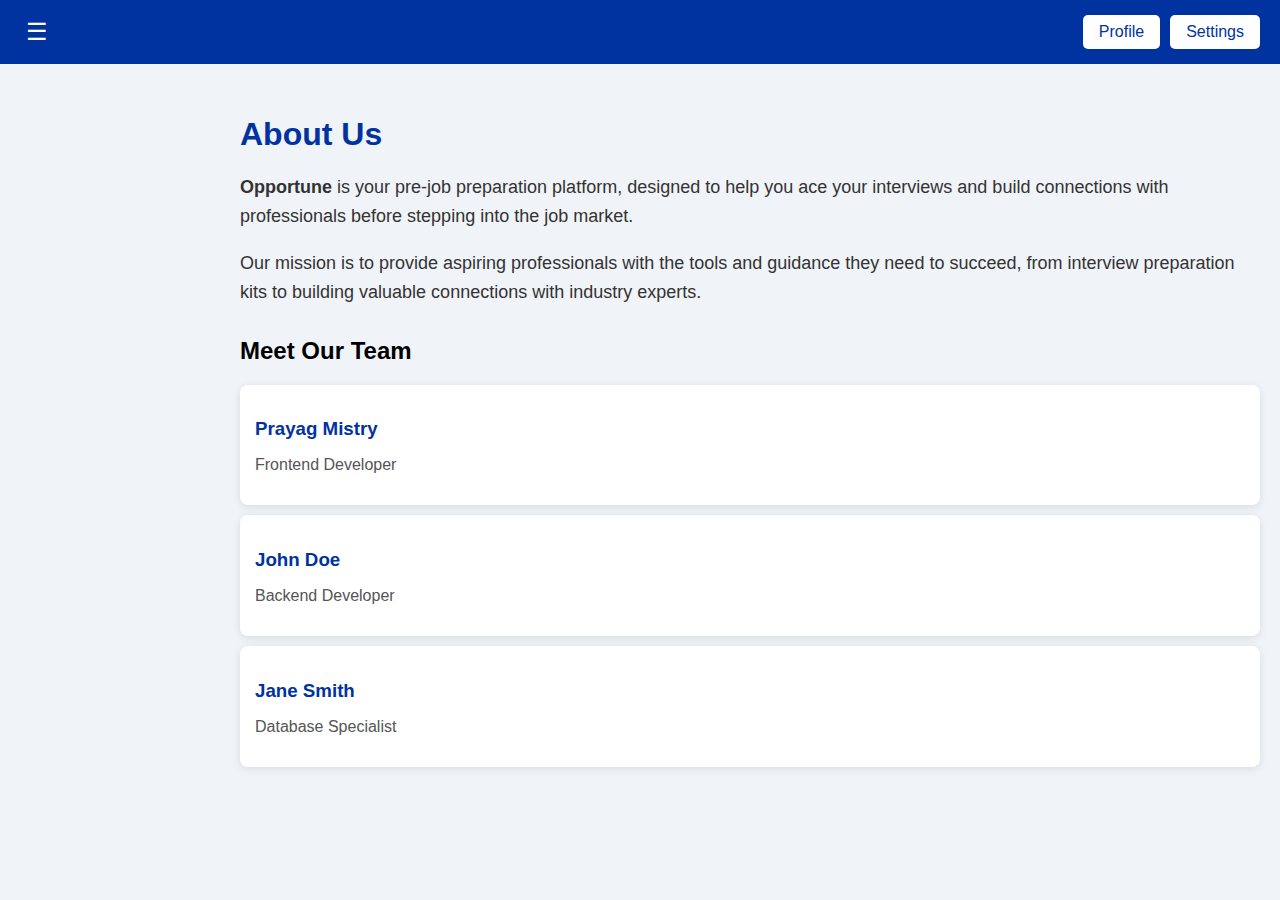
<file: aboutus.html>
<!DOCTYPE html>
<html lang="en">
<head>
  <meta charset="UTF-8" />
  <meta name="viewport" content="width=device-width, initial-scale=1.0" />
  <title>Opportune - About Us</title>
  <link rel="stylesheet" href="css/aboutus.css" />
</head>
<body>
  <div class="top-bar">
    <button class="burger-button" onclick="toggleSidebar()">&#9776;</button>
    <div class="top-right-buttons">
      <a href="profile.html" class="button">Profile</a>
      <a href="settings.html" class="button">Settings</a>
    </div>
  </div>

  <div class="sidebar" id="sidebar">
    <nav>
      <a href="dashboard.html">Dashboard</a>
      <a href="connections.html">Connections</a>
      <a href="interview.html">Interview Prep Kit</a>
      <a href="insights.html">Insights</a>
      <a href="about.html" class="active-link">About Us</a>
      <a href="index.html" class="logout-link">Logout</a>
    </nav>
  </div>

  <div class="main-content">
    <h1>About Us</h1>
    <section class="about-section">
      <p>
        <strong>Opportune</strong> is your pre-job preparation platform, designed to help you
        ace your interviews and build connections with professionals before stepping into the job market.
      </p>
      <p>
        Our mission is to provide aspiring professionals with the tools and guidance they need to succeed,
        from interview preparation kits to building valuable connections with industry experts.
      </p>
    </section>
    <section class="team-section">
      <h2>Meet Our Team</h2>
      <div class="team-member">
        <h3>Prayag Mistry</h3>
        <p>Frontend Developer</p>
      </div>
      <div class="team-member">
        <h3>John Doe</h3>
        <p>Backend Developer</p>
      </div>
      <div class="team-member">
        <h3>Jane Smith</h3>
        <p>Database Specialist</p>
      </div>
    </section>
  </div>

  <script>
    function toggleSidebar() {
      const sidebar = document.getElementById('sidebar');
      sidebar.classList.toggle('show');
    }
  </script>
</body>
</html>
</file>
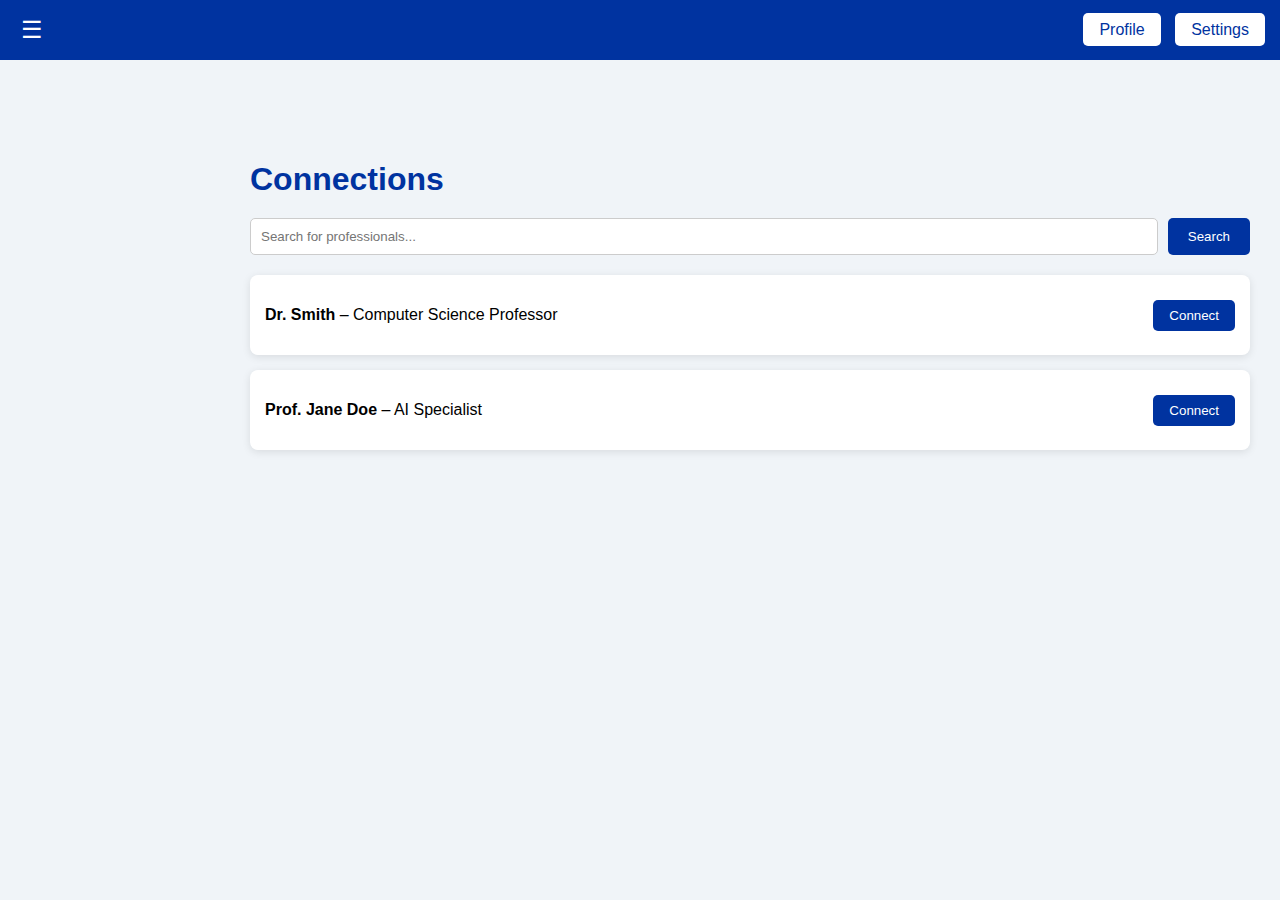
<file: connections.html>
<!DOCTYPE html>
<html lang="en">
<head>
  <meta charset="UTF-8" />
  <meta name="viewport" content="width=device-width, initial-scale=1.0" />
  <title>Opportune - Connections</title>
  <link rel="stylesheet" href="css/connections.css" />
</head>
<body>
  <div class="top-bar">
    <button class="burger-button" onclick="toggleSidebar()">&#9776;</button>
    <div class="top-right-buttons">
      <a href="profile.html" class="button">Profile</a>
      <a href="settings.html" class="button">Settings</a>
    </div>
  </div>

  <div class="sidebar" id="sidebar">
    <nav>
      <a href="dashboard.html">Dashboard</a>
      <a href="connections.html">Connections</a>
      <a href="interview.html">Interview Kit</a>
      <a href="insights.html">Insights</a>
      <a href="about.html">About Us</a>
      <a href="index.html" class="logout-link">Logout</a>
    </nav>
  </div>

  <div class="main-content">
    <h1>Connections</h1>
    <div class="search-bar">
      <input type="text" placeholder="Search for professionals..." />
      <button class="search-button">Search</button>
    </div>
    <div class="connections-list">
      <div class="connection-item">
        <p><strong>Dr. Smith</strong> – Computer Science Professor</p>
        <button class="connect-button">Connect</button>
      </div>
      <div class="connection-item">
        <p><strong>Prof. Jane Doe</strong> – AI Specialist</p>
        <button class="connect-button">Connect</button>
      </div>
    </div>
  </div>

  <script src="js/connections.js"></script>
</body>
</html>
</file>
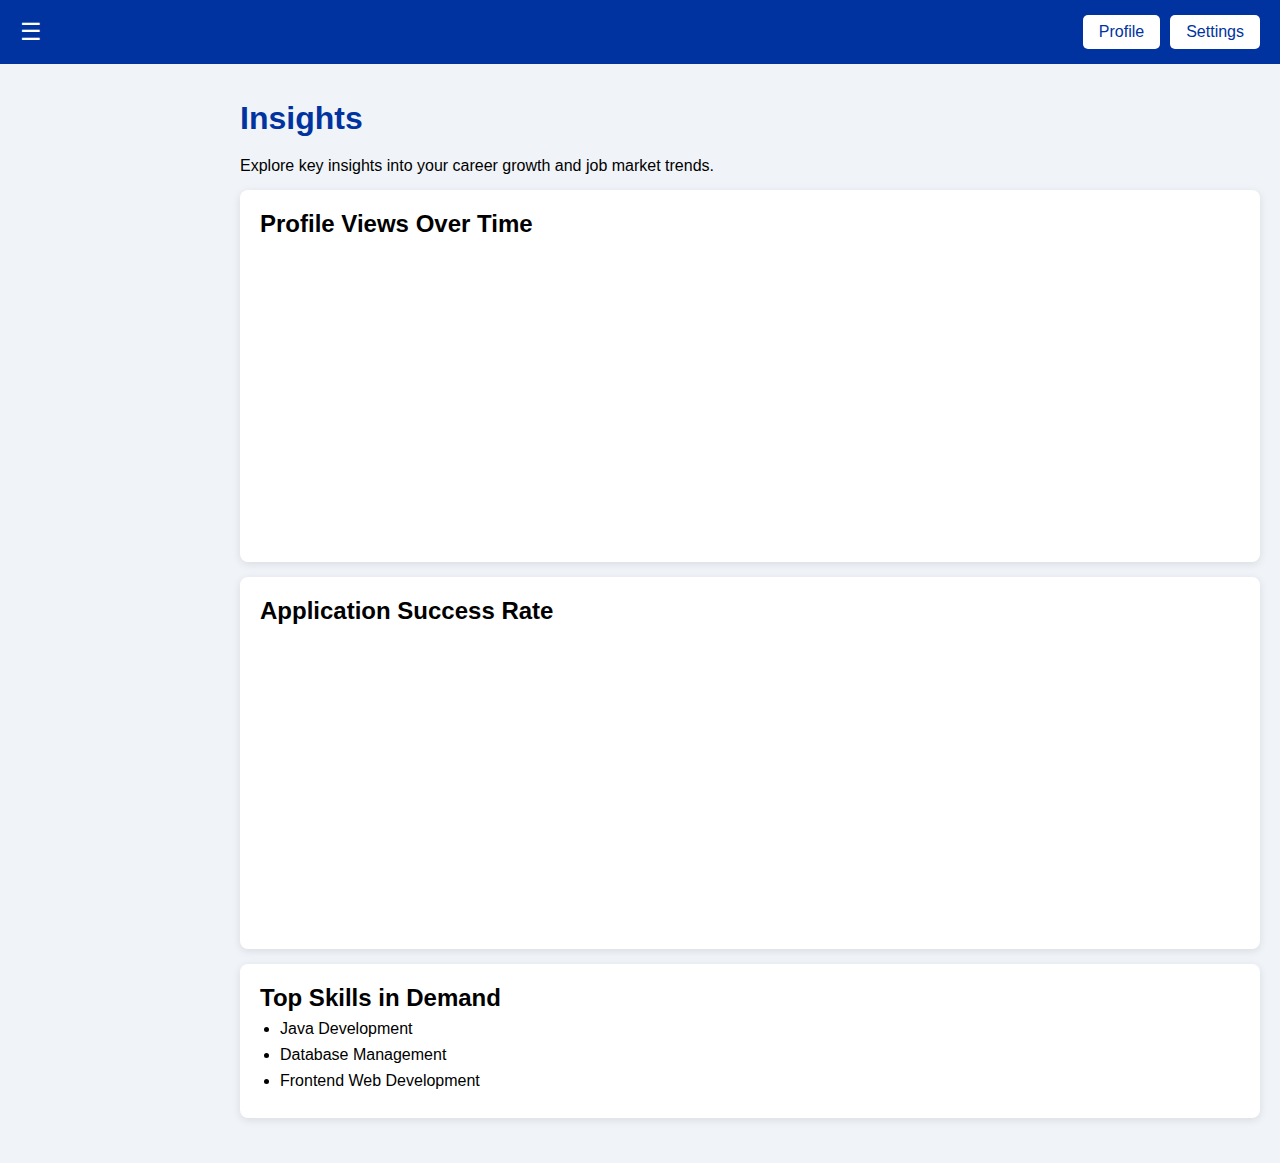
<file: insights.html>
<!DOCTYPE html>
<html lang="en">
<head>
  <meta charset="UTF-8" />
  <meta name="viewport" content="width=device-width, initial-scale=1.0" />
  <title>Opportune - Insights</title>
  <link rel="stylesheet" href="css/insights.css" />
</head>
<body>
  <div class="top-bar">
    <button class="burger-button" onclick="toggleSidebar()">&#9776;</button>
    <div class="top-right-buttons">
      <a href="profile.html" class="button">Profile</a>
      <a href="settings.html" class="button">Settings</a>
    </div>
  </div>

  <div class="sidebar" id="sidebar">
    <nav>
      <a href="dashboard.html">Dashboard</a>
      <a href="connections.html">Connections</a>
      <a href="interview.html">Interview Prep Kit</a>
      <a href="insights.html" class="active-link">Insights</a>
      <a href="about.html">About Us</a>
      <a href="index.html" class="logout-link">Logout</a>
    </nav>
  </div>

  <div class="main-content">
    <h1>Insights</h1>
    <p>Explore key insights into your career growth and job market trends.</p>

    <div class="insight-card">
      <h2>Profile Views Over Time</h2>
      <canvas id="profileViewsChart"></canvas>
    </div>

    <div class="insight-card">
      <h2>Application Success Rate</h2>
      <canvas id="applicationChart"></canvas>
    </div>

    <div class="insight-card">
      <h2>Top Skills in Demand</h2>
      <ul>
        <li>Java Development</li>
        <li>Database Management</li>
        <li>Frontend Web Development</li>
      </ul>
    </div>
  </div>

  <script src="js/insights.js"></script>
</body>
</html>
</file>
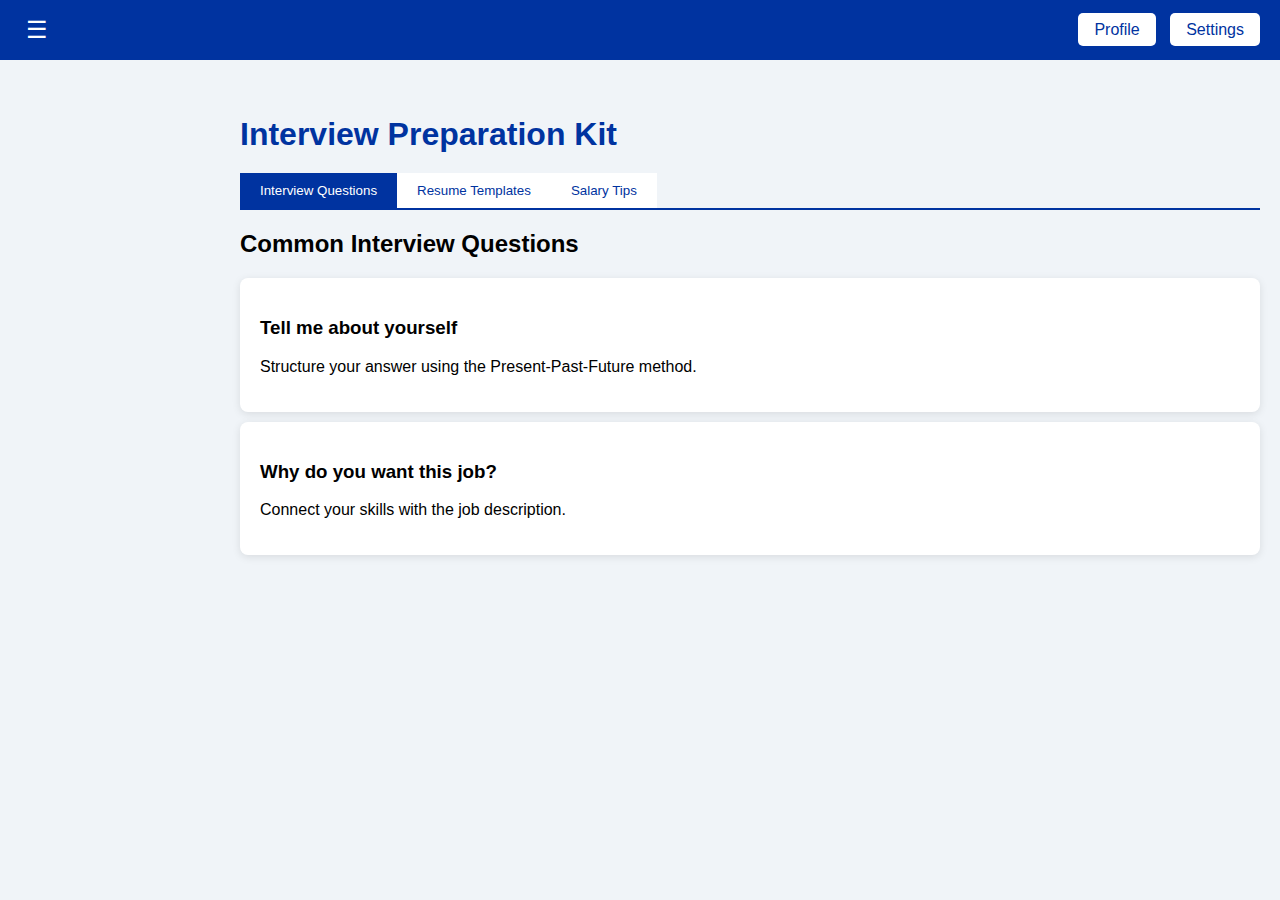
<file: interview.html>
<!DOCTYPE html>
<html lang="en">
<head>
  <meta charset="UTF-8" />
  <meta name="viewport" content="width=device-width, initial-scale=1.0" />
  <title>Opportune - Interview Prep Kit</title>
  <link rel="stylesheet" href="css/interview.css" />
</head>
<body>
  <div class="top-bar">
    <button class="burger-button" onclick="toggleSidebar()">&#9776;</button>
    <div class="top-right-buttons">
      <a href="profile.html" class="button">Profile</a>
      <a href="settings.html" class="button">Settings</a>
    </div>
  </div>

  <div class="sidebar" id="sidebar">
    <nav>
      <a href="dashboard.html">Dashboard</a>
      <a href="connections.html">Connections</a>
      <a href="interview.html">Interview Prep Kit</a>
      <a href="insights.html">Insights</a>
      <a href="about.html">About Us</a>
      <a href="index.html" class="logout-link">Logout</a>
    </nav>
  </div>

  <div class="main-content">
    <h1>Interview Preparation Kit</h1>
    <div class="tabs">
      <button class="tablink active" onclick="openTab(event, 'questions')">Interview Questions</button>
      <button class="tablink" onclick="openTab(event, 'templates')">Resume Templates</button>
      <button class="tablink" onclick="openTab(event, 'salary')">Salary Tips</button>
    </div>

    <div id="questions" class="tabcontent active">
      <h2>Common Interview Questions</h2>
      <div class="card">
        <h3>Tell me about yourself</h3>
        <p>Structure your answer using the Present-Past-Future method.</p>
      </div>
      <div class="card">
        <h3>Why do you want this job?</h3>
        <p>Connect your skills with the job description.</p>
      </div>
    </div>

    <div id="templates" class="tabcontent">
      <h2>Resume and Cover Letter Templates</h2>
      <p>Download professional templates to enhance your application.</p>
      <button class="download-button">Download Resume Template</button>
      <button class="download-button">Download Cover Letter Template</button>
    </div>

    <div id="salary" class="tabcontent">
      <h2>Salary Negotiation Tips</h2>
      <div class="card">
        <h3>Research Salaries</h3>
        <p>Use platforms like Glassdoor or PayScale.</p>
      </div>
      <div class="card">
        <h3>Highlight Your Value</h3>
        <p>Explain why you're worth the salary you're asking for.</p>
      </div>
    </div>
  </div>

  <script src="js/interview.js"></script>
</body>
</html>
</file>
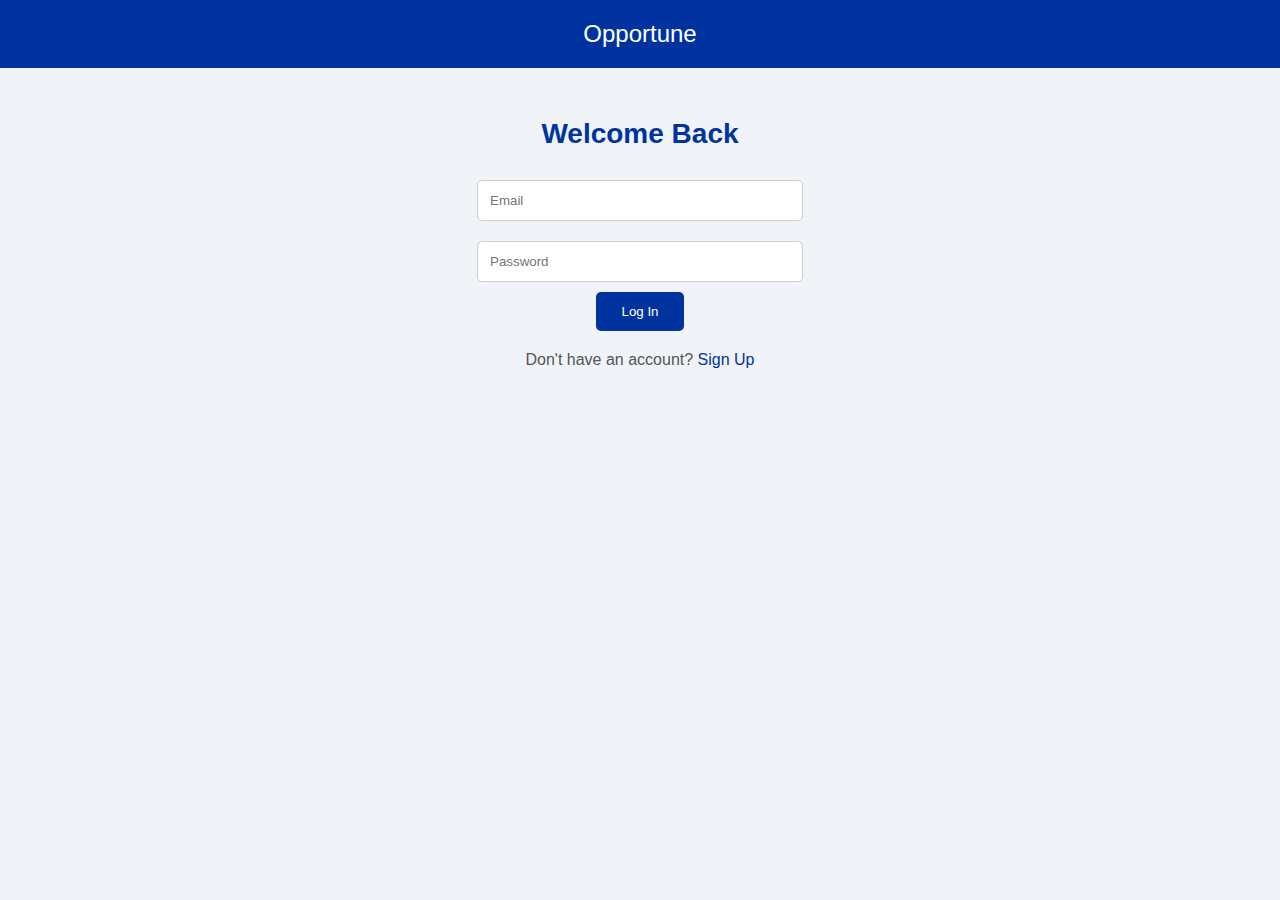
<file: login.html>
<!DOCTYPE html>
<html lang="en">
<head>
  <meta charset="UTF-8" />
  <meta name="viewport" content="width=device-width, initial-scale=1.0" />
  <title>Opportune - Login</title>
  <link rel="stylesheet" href="css/auth.css" />
</head>
<body>
  <header>
    <div class="logo">Opportune</div>
  </header>
  <main>
    <h2>Welcome Back</h2>
    <form>
      <input type="email" placeholder="Email" required />
      <input type="password" placeholder="Password" required />
      <button type="submit">Log In</button>
    </form>
    <p>Don't have an account? <a href="signup.html">Sign Up</a></p>
  </main>
  <script src="js/auth.js"></script>
</body>
</html>
</file>
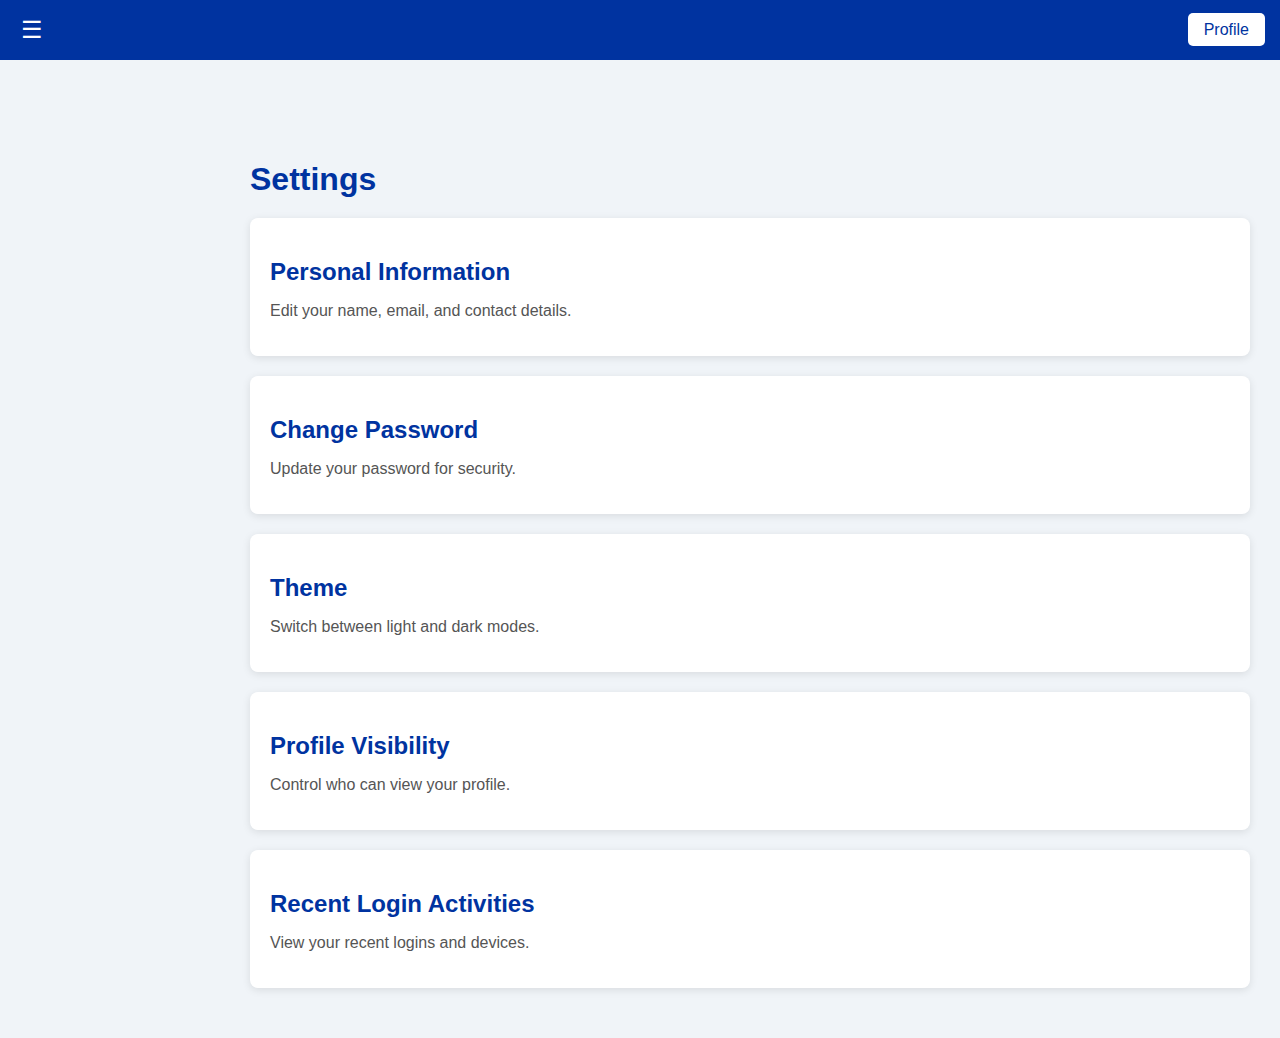
<file: settings.html>
<!DOCTYPE html>
<html lang="en">
<head>
  <meta charset="UTF-8" />
  <meta name="viewport" content="width=device-width, initial-scale=1.0" />
  <title>Opportune - Settings</title>
  <link rel="stylesheet" href="css/settings.css" />
</head>
<body>
  <div class="top-bar">
    <button class="burger-button" onclick="toggleSidebar()">&#9776;</button>
    <div class="top-right-buttons">
      <a href="profile.html" class="button">Profile</a>
    </div>
  </div>

  <div class="sidebar" id="sidebar">
    <nav>
      <a href="dashboard.html">Dashboard</a>
      <a href="connections.html">Connections</a>
      <a href="interview.html">Interview Kit</a>
      <a href="insights.html">Insights</a>
      <a href="about.html">About Us</a>
      <a href="index.html" class="logout-link">Logout</a>
    </nav>
  </div>

  <div class="main-content">
    <h1>Settings</h1>
    <div class="settings-section" onclick="openModal('personalInfo')">
      <h2>Personal Information</h2>
      <p>Edit your name, email, and contact details.</p>
    </div>
    <div class="settings-section" onclick="openModal('changePassword')">
      <h2>Change Password</h2>
      <p>Update your password for security.</p>
    </div>
    <div class="settings-section" onclick="openModal('themeToggle')">
      <h2>Theme</h2>
      <p>Switch between light and dark modes.</p>
    </div>
    <div class="settings-section" onclick="openModal('profileVisibility')">
      <h2>Profile Visibility</h2>
      <p>Control who can view your profile.</p>
    </div>
    <div class="settings-section" onclick="openModal('recentLogins')">
      <h2>Recent Login Activities</h2>
      <p>View your recent logins and devices.</p>
    </div>
  </div>

  <!-- Modals for Settings -->
  <div id="personalInfo" class="modal">
    <div class="modal-content">
      <span class="close" onclick="closeModal('personalInfo')">&times;</span>
      <h2>Edit Personal Information</h2>
      <form>
        <label>Name:</label><input type="text" placeholder="John Doe" /><br />
        <label>Email:</label><input type="email" placeholder="john@example.com" /><br />
        <button type="submit">Save</button>
      </form>
    </div>
  </div>

  <div id="changePassword" class="modal">
    <div class="modal-content">
      <span class="close" onclick="closeModal('changePassword')">&times;</span>
      <h2>Change Password</h2>
      <form>
        <label>Old Password:</label><input type="password" /><br />
        <label>New Password:</label><input type="password" /><br />
        <button type="submit">Change</button>
      </form>
    </div>
  </div>

  <div id="themeToggle" class="modal">
    <div class="modal-content">
      <span class="close" onclick="closeModal('themeToggle')">&times;</span>
      <h2>Theme Settings</h2>
      <p>Choose your theme:</p>
      <button onclick="toggleTheme()">Toggle Theme</button>
    </div>
  </div>

  <div id="profileVisibility" class="modal">
    <div class="modal-content">
      <span class="close" onclick="closeModal('profileVisibility')">&times;</span>
      <h2>Profile Visibility</h2>
      <p>Set your profile visibility options here.</p>
      <button>Set Visibility</button>
    </div>
  </div>

  <div id="recentLogins" class="modal">
    <div class="modal-content">
      <span class="close" onclick="closeModal('recentLogins')">&times;</span>
      <h2>Recent Login Activities</h2>
      <p>Last login: 2 days ago from Toronto, Canada.</p>
      <p>Device: MacBook Pro (Chrome)</p>
      <button>Close</button>
    </div>
  </div>

  <script src="js/settings.js"></script>
</body>
</html>
</file>
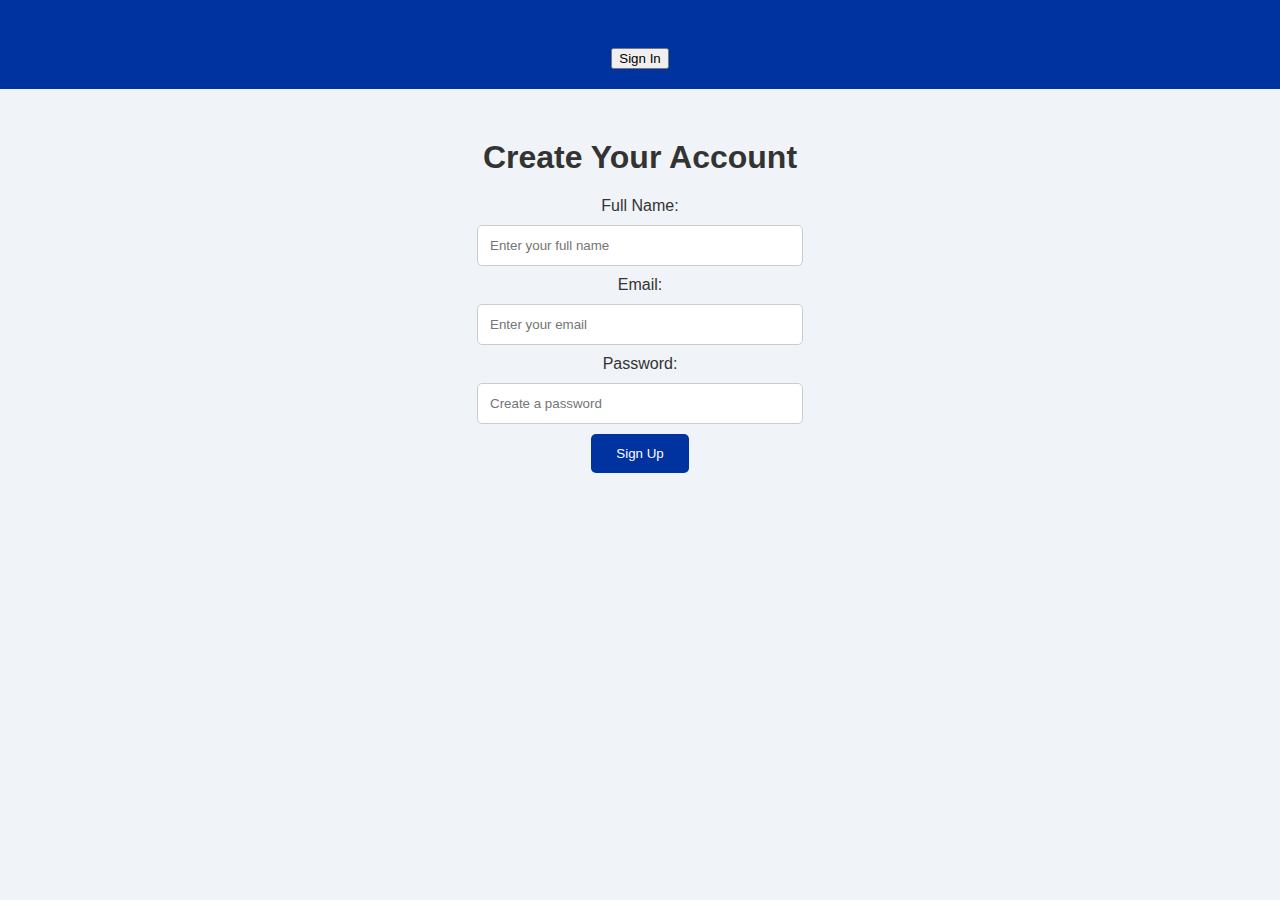
<file: signup.html>
<!DOCTYPE html>
<html lang="en">
<head>
  <meta charset="UTF-8">
  <meta name="viewport" content="width=device-width, initial-scale=1.0">
  <title>Opportune - Sign Up</title>
  <link rel="stylesheet" href="../css/auth.css">
</head>
<body>

  <!-- Navigation Bar -->
  <header>
    <!-- Make the logo clickable and link to the homepage -->
    <a href="index.html" class="logo">Opportune</a>
    <nav>
      <a href="login.html"><button>Sign In</button></a>
    </nav>
  </header>
  

  <!-- Sign Up Form -->
  <main>
    <h1>Create Your Account</h1>
    <form id="signupForm">
      <label for="name">Full Name:</label>
      <input type="text" id="name" name="name" placeholder="Enter your full name" required>

      <label for="email">Email:</label>
      <input type="email" id="email" name="email" placeholder="Enter your email" required>

      <label for="password">Password:</label>
      <input type="password" id="password" name="password" placeholder="Create a password" required>

      <button type="submit">Sign Up</button>
    </form>
  </main>

  <script>
    // Redirect to dashboard after signup or login
    document.getElementById('signupForm')?.addEventListener('submit', function(event) {
      event.preventDefault();  // Prevent form from refreshing the page
      window.location.href = 'dashboard.html';  // Redirect to dashboard after signup
    });
  
    document.getElementById('loginForm')?.addEventListener('submit', function(event) {
      event.preventDefault();  // Prevent form from refreshing the page
      window.location.href = 'dashboard.html';  // Redirect to dashboard after login
    });
  </script>

<script src="../js/auth.js"></script>




</body>
</html>
</file>
<file: css/aboutus.css>
body {
    font-family: 'Futura', sans-serif;
    background-color: #f0f4f8;
    margin: 0;
    padding: 0;
  }
  
  .top-bar {
    background-color: #0033a0;
    padding: 15px 20px;
    display: flex;
    justify-content: space-between;
    align-items: center;
    color: white;
    position: fixed;
    width: 100%;
    top: 0;
    z-index: 1000;
    box-sizing: border-box;
  }
  
  .burger-button {
    font-size: 24px;
    background: none;
    color: white;
    border: none;
    cursor: pointer;
  }
  
  .top-right-buttons {
    display: flex;
    align-items: center;
  }
  
  .top-right-buttons .button {
    background-color: white;
    color: #0033a0;
    padding: 8px 16px;
    border-radius: 5px;
    text-decoration: none;
    margin-left: 10px;
    box-sizing: border-box;
  }
  
  .sidebar {
    background-color: #0033a0;
    width: 220px;
    height: 100vh;
    position: fixed;
    left: 0;
    top: 50px;
    transform: translateX(-100%);
    transition: transform 0.3s ease;
    z-index: 1000;
    padding-top: 20px;
    box-sizing: border-box;
  }
  
  .sidebar.show {
    transform: translateX(0);
  }
  
  .sidebar nav a {
    display: block;
    color: white;
    padding: 15px 20px;
    text-decoration: none;
  }
  
  .main-content {
    margin-top: 65px; /* Adjusted top margin */
    padding: 30px 20px;
    margin-left: 220px; /* Matches sidebar width */
    box-sizing: border-box;
  }
  
  h1 {
    color: #0033a0;
    margin-bottom: 20px;
  }
  
  .about-section p {
    font-size: 18px;
    color: #333;
    margin-bottom: 15px;
    line-height: 1.6;
  }
  
  .team-section {
    margin-top: 30px;
  }
  
  .team-member {
    background-color: white;
    padding: 15px;
    margin: 10px 0;
    border-radius: 8px;
    box-shadow: 0 2px 8px rgba(0, 0, 0, 0.1);
  }
  
  .team-member h3 {
    color: #0033a0;
    margin-bottom: 5px;
  }
  
  .team-member p {
    color: #555;
    font-size: 16px;
  }
</file>
<file: css/connections.css>
body {
  font-family: 'Futura', sans-serif;
  background-color: #f0f4f8;
  margin: 0;
  display: flex;
  flex-direction: column;
}

.top-bar {
  background-color: #0033a0;
  padding: 15px;
  display: flex;
  justify-content: space-between;
  align-items: center;
  color: white;
}

.burger-button {
  font-size: 24px;
  background: none;
  color: white;
  border: none;
  cursor: pointer;
}

.top-right-buttons .button {
  background-color: white;
  color: #0033a0;
  padding: 8px 16px;
  border-radius: 5px;
  text-decoration: none;
  margin-left: 10px;
}

.top-right-buttons .button:hover {
  background-color: #e0e0e0;
}

.sidebar {
  background-color: #0033a0;
  width: 220px;
  color: white;
  padding-top: 20px;
  height: 100vh;
  position: fixed;
  left: 0;
  top: 50px;
  transform: translateX(-100%);
  transition: transform 0.3s ease;
}

.sidebar.show {
  transform: translateX(0);
}

.sidebar nav a {
  display: block;
  color: white;
  padding: 15px 20px;
  text-decoration: none;
}

.sidebar nav a:hover {
  background-color: #002080;
}

.main-content {
  margin-top: 50px;
  padding: 30px;
  margin-left: 220px;
}

h1 {
  color: #0033a0;
  margin-bottom: 20px;
}

.search-bar {
  margin-bottom: 20px;
  display: flex;
  gap: 10px;
}

.search-bar input {
  padding: 10px;
  flex: 1;
  border: 1px solid #ccc;
  border-radius: 5px;
}

.search-button {
  background-color: #0033a0;
  color: white;
  border: none;
  padding: 10px 20px;
  border-radius: 5px;
  cursor: pointer;
  transition: background-color 0.3s;
}

.search-button:hover {
  background-color: #002080;
}

.connections-list {
  display: flex;
  flex-direction: column;
  gap: 15px;
}

.connection-item {
  background-color: white;
  padding: 15px;
  border-radius: 8px;
  box-shadow: 0 2px 8px rgba(0, 0, 0, 0.1);
  display: flex;
  justify-content: space-between;
  align-items: center;
}

.connect-button {
  background-color: #0033a0;
  color: white;
  padding: 8px 16px;
  border: none;
  border-radius: 5px;
  cursor: pointer;
  transition: background-color 0.3s;
}

.connect-button:hover {
  background-color: #002080;
}
</file>
<file: css/insights.css>
* {
    margin: 0;
    padding: 0;
    box-sizing: border-box;
  }
  
  body {
    font-family: 'Futura', sans-serif;
    background-color: #f0f4f8;
  }
  
  .top-bar {
    background-color: #0033a0;
    padding: 15px 20px;
    display: flex;
    justify-content: space-between;
    align-items: center;
    color: white;
    position: fixed;
    width: 100%;
    top: 0;
    z-index: 1000;
  }
  
  .burger-button {
    font-size: 24px;
    background: none;
    color: white;
    border: none;
    cursor: pointer;
  }
  
  .top-right-buttons {
    display: flex;
    align-items: center;
  }
  
  .top-right-buttons .button {
    background-color: white;
    color: #0033a0;
    padding: 8px 16px;
    border-radius: 5px;
    text-decoration: none;
    margin-left: 10px;
    box-sizing: border-box;
  }
  
  .sidebar {
    background-color: #0033a0;
    width: 220px;
    height: 100vh;
    position: fixed;
    left: 0;
    top: 50px;
    transform: translateX(-100%);
    transition: transform 0.3s ease;
    z-index: 1000;
    padding-top: 20px;
    box-sizing: border-box;
  }
  
  .sidebar.show {
    transform: translateX(0);
  }
  
  .sidebar nav a {
    display: block;
    color: white;
    padding: 15px 20px;
    text-decoration: none;
  }
  
  .sidebar nav a.active-link {
    background-color: #002080;
  }
  
  .main-content {
    margin-top: 70px;
    padding: 30px 20px;
    margin-left: 220px;
    box-sizing: border-box;
  }
  
  h1 {
    color: #0033a0;
    margin-bottom: 20px;
  }
  
  .insight-card {
    background-color: white;
    padding: 20px;
    margin: 15px 0;
    border-radius: 8px;
    box-shadow: 0 2px 8px rgba(0, 0, 0, 0.1);
  }
  
  canvas {
    max-width: 100%;
    height: 300px;
  }
  
  ul {
    list-style-type: disc;
    padding-left: 20px;
  }
  
  ul li {
    margin: 8px 0;
    font-size: 16px;
  }
</file>
<file: css/interview.css>
body {
    font-family: 'Futura', sans-serif;
    background-color: #f0f4f8;
    margin: 0;
    padding: 0;
  }
  
  .top-bar {
    background-color: #0033a0;
    padding: 15px 20px;
    display: flex;
    justify-content: space-between;
    align-items: center;
    color: white;
    position: fixed;
    width: 100%;
    top: 0;
    z-index: 1000;
    box-sizing: border-box;
  }
  
  .burger-button {
    font-size: 24px;
    background: none;
    color: white;
    border: none;
    cursor: pointer;
  }
  
  .top-right-buttons .button {
    background-color: white;
    color: #0033a0;
    padding: 8px 16px;
    border-radius: 5px;
    text-decoration: none;
    margin-left: 10px;
  }
  
  .sidebar {
    background-color: #0033a0;
    width: 220px;
    height: 100vh;
    position: fixed;
    left: 0;
    top: 50px;
    transform: translateX(-100%);
    transition: transform 0.3s ease;
    z-index: 1000;
    padding-top: 20px;
    box-sizing: border-box;
  }
  
  .sidebar.show {
    transform: translateX(0);
  }
  
  .sidebar nav a {
    display: block;
    color: white;
    padding: 15px 20px;
    text-decoration: none;
  }
  
  .sidebar nav a:hover {
    background-color: #002080;
  }
  
  .main-content {
    margin-top: 65px; /* Adjusted to fit the top bar height */
    padding: 30px 20px;
    margin-left: 220px; /* Ensures content starts after the sidebar */
    box-sizing: border-box;
  }
  
  h1 {
    color: #0033a0;
    margin-bottom: 20px;
  }
  
  .tabs {
    display: flex;
    border-bottom: 2px solid #0033a0;
    margin-bottom: 20px;
  }
  
  .tablink {
    background-color: white;
    color: #0033a0;
    padding: 10px 20px;
    border: none;
    cursor: pointer;
    transition: background 0.3s;
  }
  
  .tablink.active {
    background-color: #0033a0;
    color: white;
  }
  
  .tabcontent {
    display: none;
  }
  
  .tabcontent.active {
    display: block;
  }
  
  .card {
    background-color: white;
    padding: 20px;
    margin: 10px 0;
    border-radius: 8px;
    box-shadow: 0 2px 8px rgba(0, 0, 0, 0.1);
  }
  
  .download-button {
    background-color: #0033a0;
    color: white;
    padding: 10px 20px;
    margin-right: 10px;
    border: none;
    border-radius: 5px;
    cursor: pointer;
    transition: background 0.3s;
  }
  
  .download-button:hover {
    background-color: #002080;
  }
</file>
<file: css/auth.css>
body {
  font-family: 'Futura', sans-serif;
  background-color: #f0f4f8;
  margin: 0;
  padding: 0;
  color: #333;
}

header {
  background-color: #0033a0;
  color: white;
  padding: 20px;
  text-align: center;
}

.logo {
  font-size: 24px;
  font-weight: 500;
}

main {
  text-align: center;
  margin-top: 50px;
}

h2 {
  font-size: 28px;
  color: #0033a0;
  margin-bottom: 20px;
}

form {
  display: flex;
  flex-direction: column;
  align-items: center;
}

form input {
  margin: 10px 0;
  padding: 12px;
  width: 300px;
  border-radius: 5px;
  border: 1px solid #ccc;
}

form button {
  background-color: #0033a0;
  color: white;
  padding: 12px 25px;
  border-radius: 5px;
  border: none;
  cursor: pointer;
  transition: background-color 0.3s ease;
}

form button:hover {
  background-color: #002080;
}

p {
  margin-top: 20px;
  font-size: 16px;
  color: #555;
}

a {
  color: #0033a0;
  text-decoration: none;
}

a:hover {
  text-decoration: underline;
}

body {
  font-family: 'Futura', sans-serif;
  background-color: #f0f4f8;
  margin: 0;
  padding: 0;
  color: #333;
}

header {
  background-color: #0033a0;
  color: white;
  padding: 20px;
  text-align: center;
}

.logo {
  font-size: 24px;
  font-weight: 500;
}

main {
  text-align: center;
  margin-top: 50px;
}

h2 {
  font-size: 28px;
  color: #0033a0;
  margin-bottom: 20px;
}

form {
  display: flex;
  flex-direction: column;
  align-items: center;
}

form input {
  margin: 10px 0;
  padding: 12px;
  width: 300px;
  border-radius: 5px;
  border: 1px solid #ccc;
}

form button {
  background-color: #0033a0;
  color: white;
  padding: 12px 25px;
  border-radius: 5px;
  border: none;
  cursor: pointer;
  transition: background-color 0.3s ease;
}

form button:hover {
  background-color: #002080;
}

p {
  margin-top: 20px;
  font-size: 16px;
  color: #555;
}

a {
  color: #0033a0;
  text-decoration: none;
}

a:hover {
  text-decoration: underline;
}
</file>
<file: css/settings.css>
body {
  font-family: 'Futura', sans-serif;
  background-color: #f0f4f8;
  margin: 0;
  display: flex;
  flex-direction: column;
}

.top-bar {
  background-color: #0033a0;
  padding: 15px;
  display: flex;
  justify-content: space-between;
  align-items: center;
  color: white;
}

.burger-button {
  font-size: 24px;
  background: none;
  color: white;
  border: none;
  cursor: pointer;
}

.top-right-buttons .button {
  background-color: white;
  color: #0033a0;
  padding: 8px 16px;
  border-radius: 5px;
  text-decoration: none;
  margin-left: 10px;
}

.top-right-buttons .button:hover {
  background-color: #e0e0e0;
}

.sidebar {
  background-color: #0033a0;
  width: 220px;
  color: white;
  padding-top: 20px;
  height: 100vh;
  position: fixed;
  left: 0;
  top: 50px;
  transform: translateX(-100%);
  transition: transform 0.3s ease;
}

.sidebar.show {
  transform: translateX(0);
}

.sidebar nav a {
  display: block;
  color: white;
  padding: 15px 20px;
  text-decoration: none;
}

.sidebar nav a:hover {
  background-color: #002080;
}

.main-content {
  margin-top: 50px;
  padding: 30px;
  margin-left: 220px;
}

h1 {
  color: #0033a0;
  margin-bottom: 20px;
}

.settings-section {
  background-color: white;
  padding: 20px;
  margin-bottom: 20px;
  border-radius: 8px;
  box-shadow: 0 2px 8px rgba(0, 0, 0, 0.1);
  cursor: pointer;
  transition: background-color 0.2s;
}

.settings-section:hover {
  background-color: #e6f0ff;
}

h2 {
  color: #0033a0;
  margin-bottom: 10px;
}

p {
  color: #555;
  font-size: 16px;
}

/* Modal Styles */
.modal {
  display: none;
  position: fixed;
  top: 0;
  left: 0;
  width: 100%;
  height: 100%;
  background-color: rgba(0, 0, 0, 0.5);
  z-index: 1000;
}

.modal-content {
  background-color: white;
  padding: 20px;
  margin: 10% auto;
  width: 60%;
  border-radius: 8px;
}

.close {
  color: #0033a0;
  float: right;
  font-size: 24px;
  font-weight: bold;
  cursor: pointer;
}
</file>
